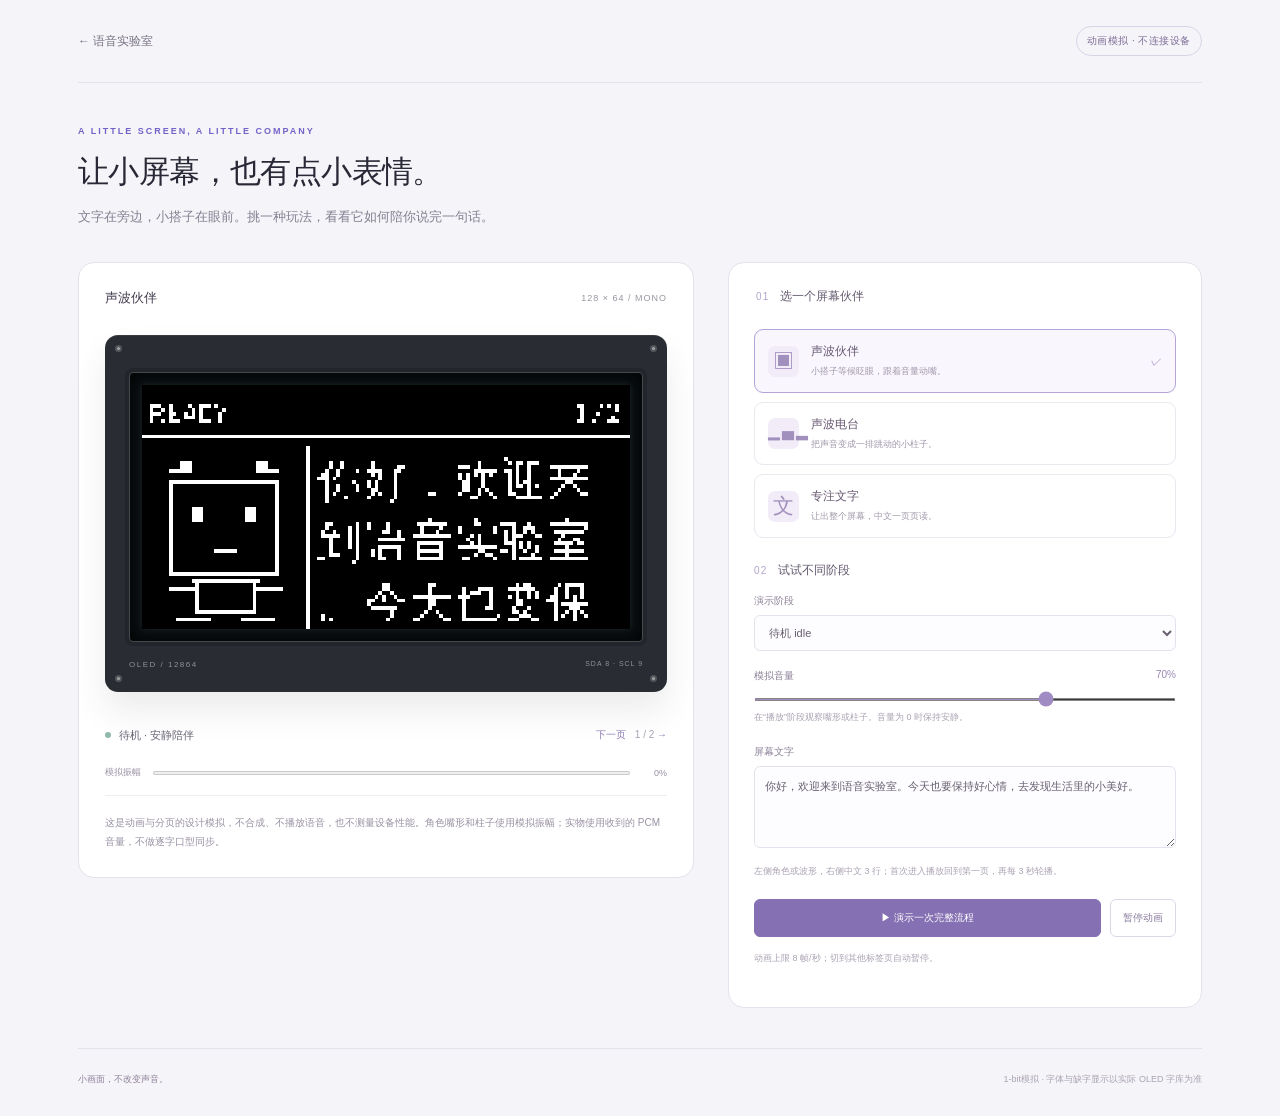
<file: static/oled-preview.html>
<!doctype html>
<html lang="zh-CN">
<head>
  <meta charset="utf-8"><meta name="viewport" content="width=device-width,initial-scale=1">
  <title>屏幕小剧场 · OLED 玩法预览</title>
  <link rel="stylesheet" href="oled-preview.css">
  <script src="oled-preview.js" defer></script>
</head>
<body>
  <main class="preview-shell">
    <header><a class="back-link" href="index.html">← 语音实验室</a><span class="simulation-badge">动画模拟 · 不连接设备</span></header>
    <section class="intro"><div class="eyebrow">A LITTLE SCREEN, A LITTLE COMPANY</div><h1>让小屏幕，也有点小表情。</h1><p>文字在旁边，小搭子在眼前。挑一种玩法，看看它如何陪你说完一句话。</p></section>
    <div class="preview-grid">
      <section class="screen-panel" aria-label="128乘64单色OLED设计预览">
        <div class="panel-heading"><span id="modeName">声波伙伴</span><span>128 × 64 / MONO</span></div>
        <div class="oled-board"><i class="screw top-left" aria-hidden="true"></i><i class="screw top-right" aria-hidden="true"></i><i class="screw bottom-left" aria-hidden="true"></i><i class="screw bottom-right" aria-hidden="true"></i><div class="bezel"><canvas id="oledScreen" width="128" height="64" role="img" aria-label="小搭子与中文分页的单色动画模拟">OLED设计预览；请使用下方文字状态和右侧控制。</canvas></div><div class="board-label" aria-hidden="true">OLED / 12864<span>SDA 8 · SCL 9</span></div></div>
        <div class="screen-caption"><span class="status-dot" aria-hidden="true"></span><span id="stageDescription" role="status">待机 · 安静陪伴</span><button id="nextPage" type="button">下一页 <span id="pageLabel">1 / 1</span> →</button></div>
        <div class="simulation-level"><span>模拟振幅</span><meter id="amplitudeMeter" min="0" max="1" value="0" aria-label="模拟振幅，非实际音频"></meter><output id="amplitudeValue">0%</output></div>
        <p class="screen-note">这是动画与分页的设计模拟，不合成、不播放语音，也不测量设备性能。角色嘴形和柱子使用模拟振幅；实物使用收到的 PCM 音量，不做逐字口型同步。</p>
      </section>
      <section class="control-panel" aria-label="OLED模拟控制">
        <fieldset class="mode-picker"><legend>01 <span>选一个屏幕伙伴</span></legend><label class="mode-card"><input type="radio" name="mode" value="buddy" checked><span class="mode-icon" aria-hidden="true">▣</span><span><strong>声波伙伴</strong><small>小搭子等候眨眼，跟着音量动嘴。</small></span><span class="selection-mark" aria-hidden="true">✓</span></label><label class="mode-card"><input type="radio" name="mode" value="wave"><span class="mode-icon wave-icon" aria-hidden="true">▂▆▃</span><span><strong>声波电台</strong><small>把声音变成一排跳动的小柱子。</small></span><span class="selection-mark" aria-hidden="true">✓</span></label><label class="mode-card"><input type="radio" name="mode" value="text"><span class="mode-icon" aria-hidden="true">文</span><span><strong>专注文字</strong><small>让出整个屏幕，中文一页页读。</small></span><span class="selection-mark" aria-hidden="true">✓</span></label></fieldset>
        <div class="control-heading">02 <span>试试不同阶段</span></div>
        <label class="field-label" for="stage">演示阶段<select id="stage"><option value="idle">待机 idle</option><option value="queued">排队 queued</option><option value="thinking">生成中 thinking</option><option value="buffering">缓冲 buffering</option><option value="playing">播放 playing</option><option value="finished">完成 finished</option><option value="stopped">停止 stopped</option><option value="error">出错 error</option></select></label>
        <label class="volume-label" for="volume">模拟音量 <output id="volumeValue">70%</output><input id="volume" type="range" min="0" max="100" step="1" value="70"><span>在“播放”阶段观察嘴形或柱子。音量为 0 时保持安静。</span></label>
        <label class="field-label" for="previewText">屏幕文字<textarea id="previewText" maxlength="300" rows="3">你好，欢迎来到语音实验室。今天也要保持好心情，去发现生活里的小美好。</textarea></label>
        <p class="layout-note" id="layoutNote">左侧小搭子，右侧中文 3 行；首次进入播放回到第一页，再每 3 秒轮播。</p>
        <div class="button-row"><button id="demo" class="primary" type="button" aria-pressed="false">▶ 演示一次完整流程</button><button id="pause" type="button" aria-pressed="false">暂停动画</button></div>
        <p class="motion-note" id="motionNote" role="status">动画上限 8 帧/秒；切到其他标签页自动暂停。</p>
      </section>
    </div>
    <footer><span>小画面，不改变声音。</span><span>1-bit模拟 · 字体与缺字显示以实际 OLED 字库为准</span></footer>
  </main>
</body>
</html>
</file>
<file: static/oled-preview.css>
@charset "UTF-8";
:root{font-family:Inter,"Segoe UI","Microsoft YaHei",sans-serif;color:#292836;background:#f5f4f8;font-synthesis:none;--purple:#7562c8;--muted:#838091;--border:#e5e2eb}*{box-sizing:border-box}body{margin:0}button,input,textarea,select{font:inherit}a{color:inherit;text-decoration:none}button,a,input,textarea,select{outline-color:#9380d7}button{cursor:pointer}button:disabled{opacity:.4;cursor:default}.preview-shell{max-width:1220px;margin:auto;padding:0 48px}header{display:flex;justify-content:space-between;gap:18px;align-items:center;height:83px;border-bottom:1px solid var(--border)}.back-link{font-size:12px;color:#767081}.simulation-badge{font-size:10px;letter-spacing:.5px;padding:7px 10px;border:1px solid #d9d3e8;border-radius:20px;color:#7d6e98}.intro{padding:43px 0 34px}.eyebrow{font-size:9px;letter-spacing:2px;color:var(--purple);font-weight:700}h1{font-size:31px;font-weight:600;letter-spacing:-.6px;margin:15px 0 12px}.intro p{font-size:13px;color:var(--muted);line-height:1.8;margin:0}.preview-grid{display:grid;grid-template-columns:minmax(0,1.3fr) minmax(305px,1fr);gap:34px;align-items:start}.screen-panel,.control-panel{background:#fff;border:1px solid var(--border);border-radius:16px;padding:26px}.panel-heading{display:flex;justify-content:space-between;align-items:center;color:#41394c;font-size:13px;font-weight:600;margin-bottom:28px}.panel-heading span:last-child{font-size:9px;font-weight:400;letter-spacing:1px;color:#99939f}.oled-board{position:relative;padding:37px 24px 23px;background:#292c32;border-radius:13px;box-shadow:0 19px 33px #33303b18,inset 0 1px #ffffff12}.screw{position:absolute;height:7px;width:7px;border-radius:50%;background:#888b8b;border:2px solid #54565c;box-shadow:inset 0 0 0 1px #aeb0ad}.top-left{left:10px;top:10px}.top-right{right:10px;top:10px}.bottom-left{left:10px;bottom:10px}.bottom-right{right:10px;bottom:10px}.bezel{padding:12px;background:#0b1013;border:1px solid #44494c;border-radius:4px;box-shadow:0 0 0 4px #22262c,inset 0 0 18px #000}canvas{display:block;width:100%;height:auto;aspect-ratio:2/1;image-rendering:pixelated;background:#000;filter:drop-shadow(0 0 3px #d2fff718)}.board-label{display:flex;justify-content:space-between;color:#8e949a;letter-spacing:1.5px;font-size:8px;margin-top:18px}.board-label span{font-size:7px;letter-spacing:1px}.screen-caption{display:flex;align-items:center;gap:8px;margin-top:28px;font-size:11px;color:#6a6476;min-height:30px}.status-dot{width:6px;height:6px;border-radius:50%;background:#91b8a8;flex:none}.screen-caption button{margin-left:auto;border:0;background:transparent;color:#8d7bb5;font-size:10px;padding:7px 0;white-space:nowrap}.screen-caption button span{margin-left:6px;color:#aaa3b3}.simulation-level{display:flex;align-items:center;gap:12px;color:#9991a3;font-size:9px;margin:16px 0}.simulation-level meter{flex:1;height:7px;accent-color:#a396c7}.simulation-level output{min-width:25px;text-align:right}.screen-note{font-size:10px;line-height:1.9;color:#9991a3;margin:0;padding-top:17px;border-top:1px solid #efedf3}.control-panel{padding:25px}.mode-picker{padding:0;border:0;margin:0 0 24px;min-width:0}.mode-picker legend,.control-heading{font-size:10px;color:#b1a4ca;letter-spacing:1px;margin-bottom:15px;float:none}.mode-picker legend span,.control-heading span{font-size:12px;color:#62596e;letter-spacing:0;margin-left:7px}.mode-card{display:flex;align-items:center;gap:12px;padding:13px;margin-top:9px;border:1px solid #eae7ef;border-radius:9px;cursor:pointer;position:relative}.mode-card input{position:absolute;left:12px;opacity:0;width:1px;height:1px}.mode-card:has(input:checked){border-color:#b4a4d7;background:#f9f6fe}.mode-card:focus-within{outline:2px solid #9380d7;outline-offset:2px}.mode-icon{width:31px;height:31px;display:grid;place-items:center;font-size:21px;font-weight:400;color:#a18fbd;background:#f1ecf7;border-radius:7px;flex:none}.wave-icon{font-size:13px;letter-spacing:1px}.mode-card strong{display:block;color:#665770;font-size:12px;font-weight:600}.mode-card small{display:block;margin-top:5px;color:#a098aa;font-size:9px;line-height:1.5}.selection-mark{margin-left:auto;font-size:11px;color:#9a86b8;visibility:hidden}.mode-card:has(input:checked) .selection-mark{visibility:visible}.field-label{display:block;font-size:10px;color:#8b8197;margin:15px 0}.field-label select,.field-label textarea{display:block;width:100%;border:1px solid #e6e1ec;border-radius:6px;background:#fdfcfe;color:#686071;font-size:11px;padding:10px;margin-top:7px;line-height:1.7}.field-label textarea{resize:vertical;min-height:82px;max-height:250px}.volume-label{display:block;font-size:10px;color:#8b8197;margin:18px 0 21px}.volume-label output{float:right;color:#9886b0}.volume-label input{display:block;width:100%;accent-color:#a18bc3;margin:15px 0 9px;height:3px}.volume-label>span{font-size:9px;color:#aaa1b2;line-height:1.6}.layout-note,.motion-note{font-size:9px;color:#aaa1b2;line-height:1.8;margin:0}.button-row{display:flex;gap:9px;margin-top:20px}.button-row button{border:1px solid #ded7e8;border-radius:6px;background:#fff;color:#8a7b9d;padding:11px 12px;font-size:10px;white-space:nowrap}.button-row .primary{background:#8570b3;color:#fff;border-color:#8570b3;flex:1}.button-row button:hover{filter:brightness(.96)}.motion-note{margin-top:13px;min-height:32px}footer{display:flex;justify-content:space-between;gap:20px;color:#aaa3b2;border-top:1px solid var(--border);margin-top:40px;padding:24px 0 30px;font-size:9px}footer span:first-child{color:#8d819b}@media(max-width:900px){.preview-shell{padding:0 26px}.preview-grid{gap:20px;grid-template-columns:minmax(0,1fr) minmax(285px,1fr)}.screen-panel,.control-panel{padding:20px}.oled-board{padding:30px 17px 19px}h1{font-size:27px}.button-row{flex-wrap:wrap}.button-row .primary{flex:auto}}@media(max-width:690px){.preview-shell{padding:0 18px}header{height:66px}.intro{padding:28px 0 24px}h1{font-size:24px}.intro p{font-size:11px}.preview-grid{grid-template-columns:1fr}.screen-panel{padding:20px}.oled-board{max-width:480px;margin:auto;padding:30px 23px 20px}.screen-caption{margin-top:20px}footer{flex-direction:column;gap:10px;margin-top:25px}.mode-picker{margin-bottom:21px}.control-panel{padding:22px}.simulation-badge{font-size:9px}.eyebrow{font-size:8px;letter-spacing:1.5px}}@media(prefers-reduced-motion:reduce){*,*:before,*:after{animation:none!important;transition:none!important;scroll-behavior:auto!important}}
</file>
